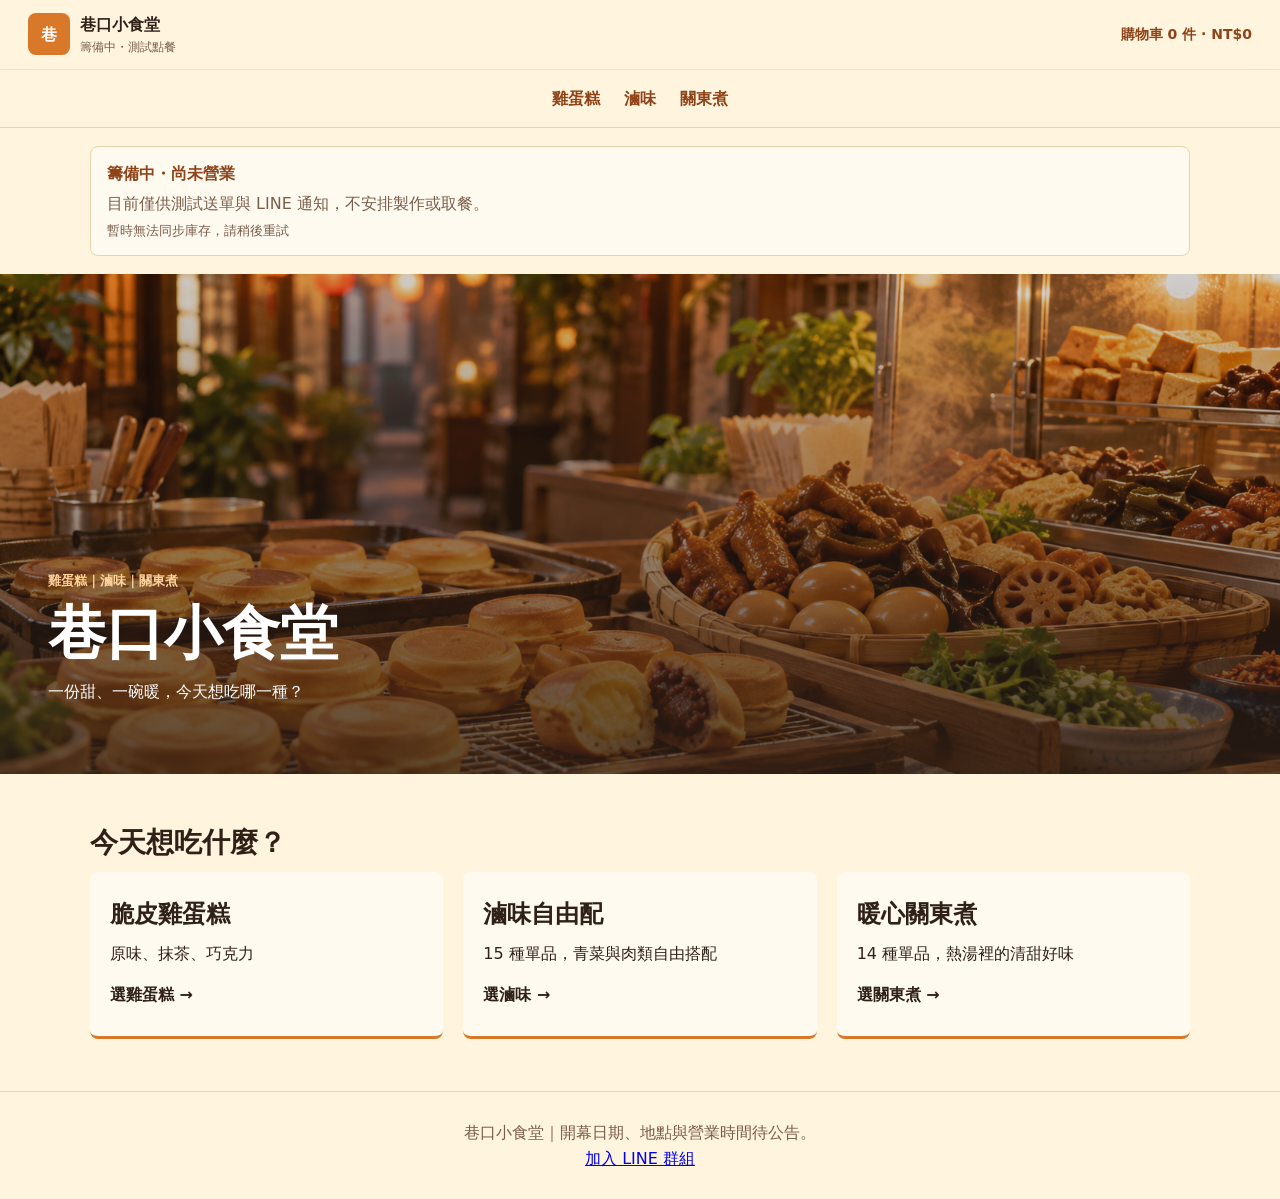
<file: index.html>
<!doctype html>
<html lang="zh-Hant"><head><meta charset="utf-8"><meta name="viewport" content="width=device-width, initial-scale=1"><title>購物車｜巷口小食堂</title><link rel="stylesheet" href="styles.css"></head><body data-category="">
<header class="topbar"><a class="brand" href="index.html"><span class="brand-mark">巷</span><span><strong>巷口小食堂</strong><small>籌備中・測試點餐</small></span></a><a class="cart-link" href="cart.html" data-cart-summary>購物車 0 件 · NT$0</a></header>
<nav class="category-nav" aria-label="餐點分類"><a href="cake.html" >雞蛋糕</a><a href="luwei.html" >滷味</a><a href="oden.html" >關東煮</a></nav>
<div class="notice"><strong>籌備中・尚未營業</strong><span>目前僅供測試送單與 LINE 通知，不安排製作或取餐。</span></div><main><section class="hero"><img src="assets/hero-snacks.png" alt="雞蛋糕與滷味餐點示意"><div class="hero-copy"><p class="eyebrow">雞蛋糕｜滷味｜關東煮</p><h1>巷口小食堂</h1><p>一份甜、一碗暖，今天想吃哪一種？</p></div></section><section class="section"><h2>今天想吃什麼？</h2><div class="category-choices"><a class="category-choice" href="cake.html"><h2>脆皮雞蛋糕</h2><p>原味、抹茶、巧克力</p><strong>選雞蛋糕 →</strong></a><a class="category-choice" href="luwei.html"><h2>滷味自由配</h2><p>15 種單品，青菜與肉類自由搭配</p><strong>選滷味 →</strong></a><a class="category-choice" href="oden.html"><h2>暖心關東煮</h2><p>14 種單品，熱湯裡的清甜好味</p><strong>選關東煮 →</strong></a></div></section></main><footer class="site-footer">巷口小食堂｜開幕日期、地點與營業時間待公告。<br><a href="https://line.me/ti/g/hE2gRwhzK9" target="_blank" rel="noopener">加入 LINE 群組</a></footer><div class="toast" id="toast" role="status"></div><script src="config.js"></script><script src="menu.js"></script><script src="app.js"></script></body></html>
</file>
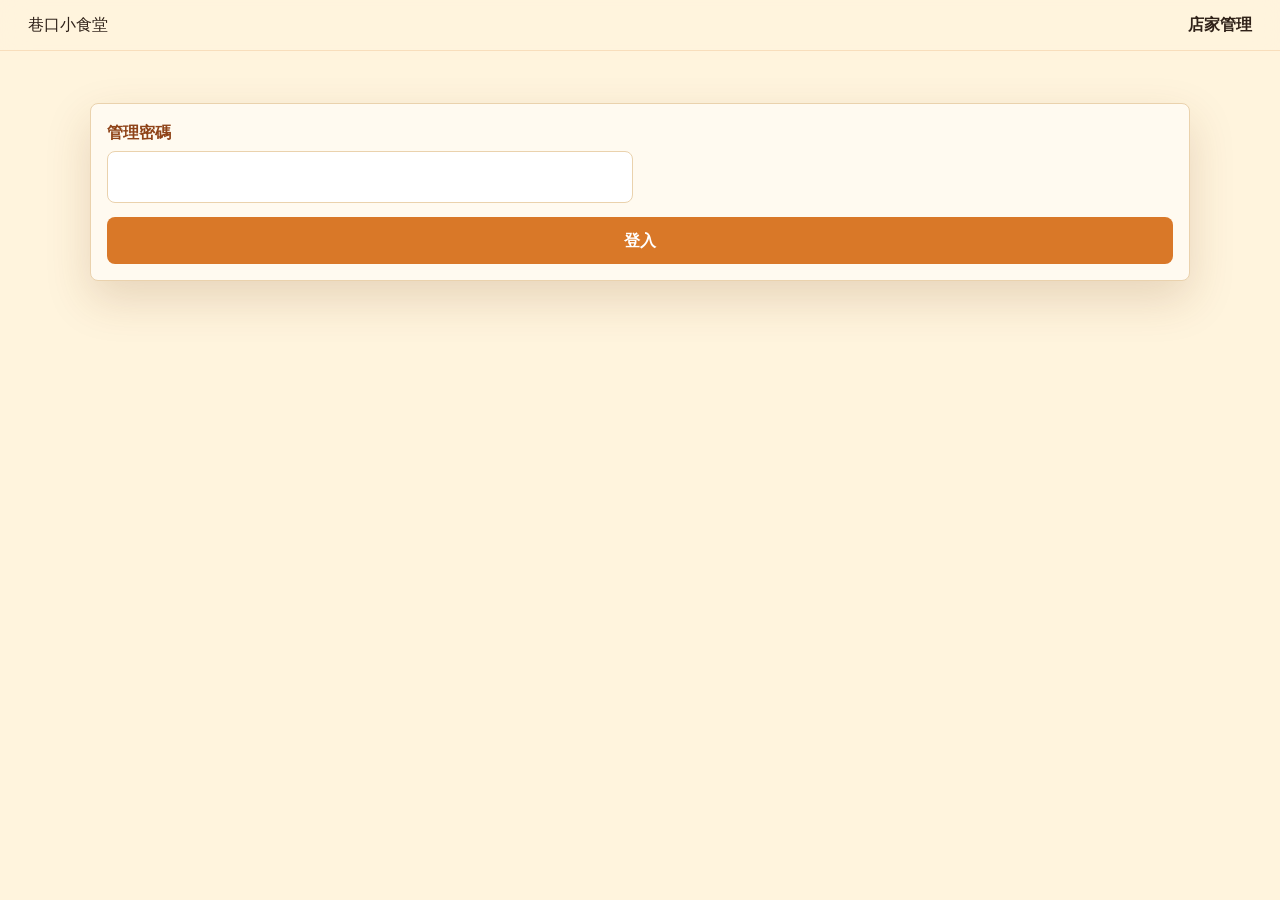
<file: admin.html>
<!doctype html>
<html lang="zh-Hant"><head><meta charset="utf-8"><meta name="viewport" content="width=device-width,initial-scale=1"><meta name="robots" content="noindex"><title>店家管理｜巷口小食堂</title><link rel="stylesheet" href="styles.css"></head>
<body><header class="topbar"><a class="brand" href="index.html">巷口小食堂</a><strong>店家管理</strong><button id="logout" hidden>登出</button></header>
<main class="section">
<form id="loginForm" class="pickup-form"><label>管理密碼<input type="password" name="password" autocomplete="current-password" required></label><button class="submit-btn">登入</button></form>
<p id="status" role="status"></p>
<section id="management" hidden><h1 class="page-title">餐點供應與庫存</h1>
<div class="hero-actions"><label>分類<select id="category"><option value="">全部</option><option value="cake">雞蛋糕</option><option value="luwei">滷味</option><option value="oden">關東煮</option></select></label><button class="stock-btn secondary" id="refresh">重新整理</button></div>
<div class="menu-grid" id="products"></div>
<h2>最近訂單</h2><div id="orders"></div></section></main>
<script src="config.js"></script><script src="admin.js"></script></body></html>
</file>
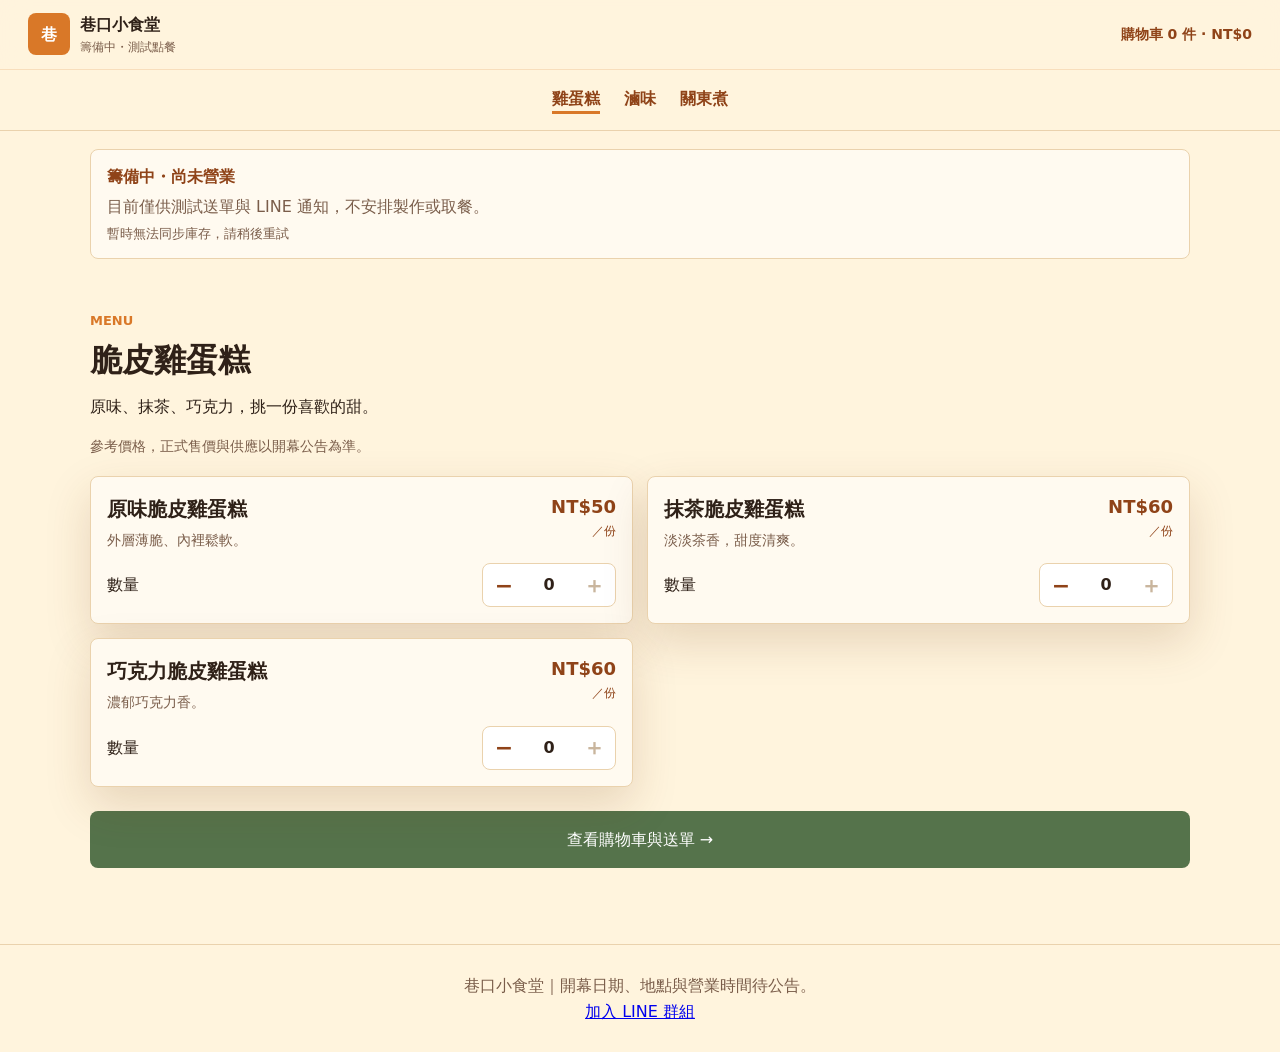
<file: cake.html>
<!doctype html>
<html lang="zh-Hant"><head><meta charset="utf-8"><meta name="viewport" content="width=device-width, initial-scale=1"><title>脆皮雞蛋糕｜巷口小食堂</title><link rel="stylesheet" href="styles.css"></head><body data-category="cake">
<header class="topbar"><a class="brand" href="index.html"><span class="brand-mark">巷</span><span><strong>巷口小食堂</strong><small>籌備中・測試點餐</small></span></a><a class="cart-link" href="cart.html" data-cart-summary>購物車 0 件 · NT$0</a></header>
<nav class="category-nav" aria-label="餐點分類"><a href="cake.html" aria-current="page">雞蛋糕</a><a href="luwei.html" >滷味</a><a href="oden.html" >關東煮</a></nav>
<div class="notice"><strong>籌備中・尚未營業</strong><span>目前僅供測試送單與 LINE 通知，不安排製作或取餐。</span></div><main class="section"><div class="section-heading"><p class="eyebrow">Menu</p><h1 class="page-title">脆皮雞蛋糕</h1><p>原味、抹茶、巧克力，挑一份喜歡的甜。</p><p class="form-note">參考價格，正式售價與供應以開幕公告為準。</p></div><div id="menuGrid" class="menu-grid"></div><a class="checkout-link" href="cart.html">查看購物車與送單 →</a></main><footer class="site-footer">巷口小食堂｜開幕日期、地點與營業時間待公告。<br><a href="https://line.me/ti/g/hE2gRwhzK9" target="_blank" rel="noopener">加入 LINE 群組</a></footer><div class="toast" id="toast" role="status"></div><script src="config.js"></script><script src="menu.js"></script><script src="app.js"></script></body></html>
</file>
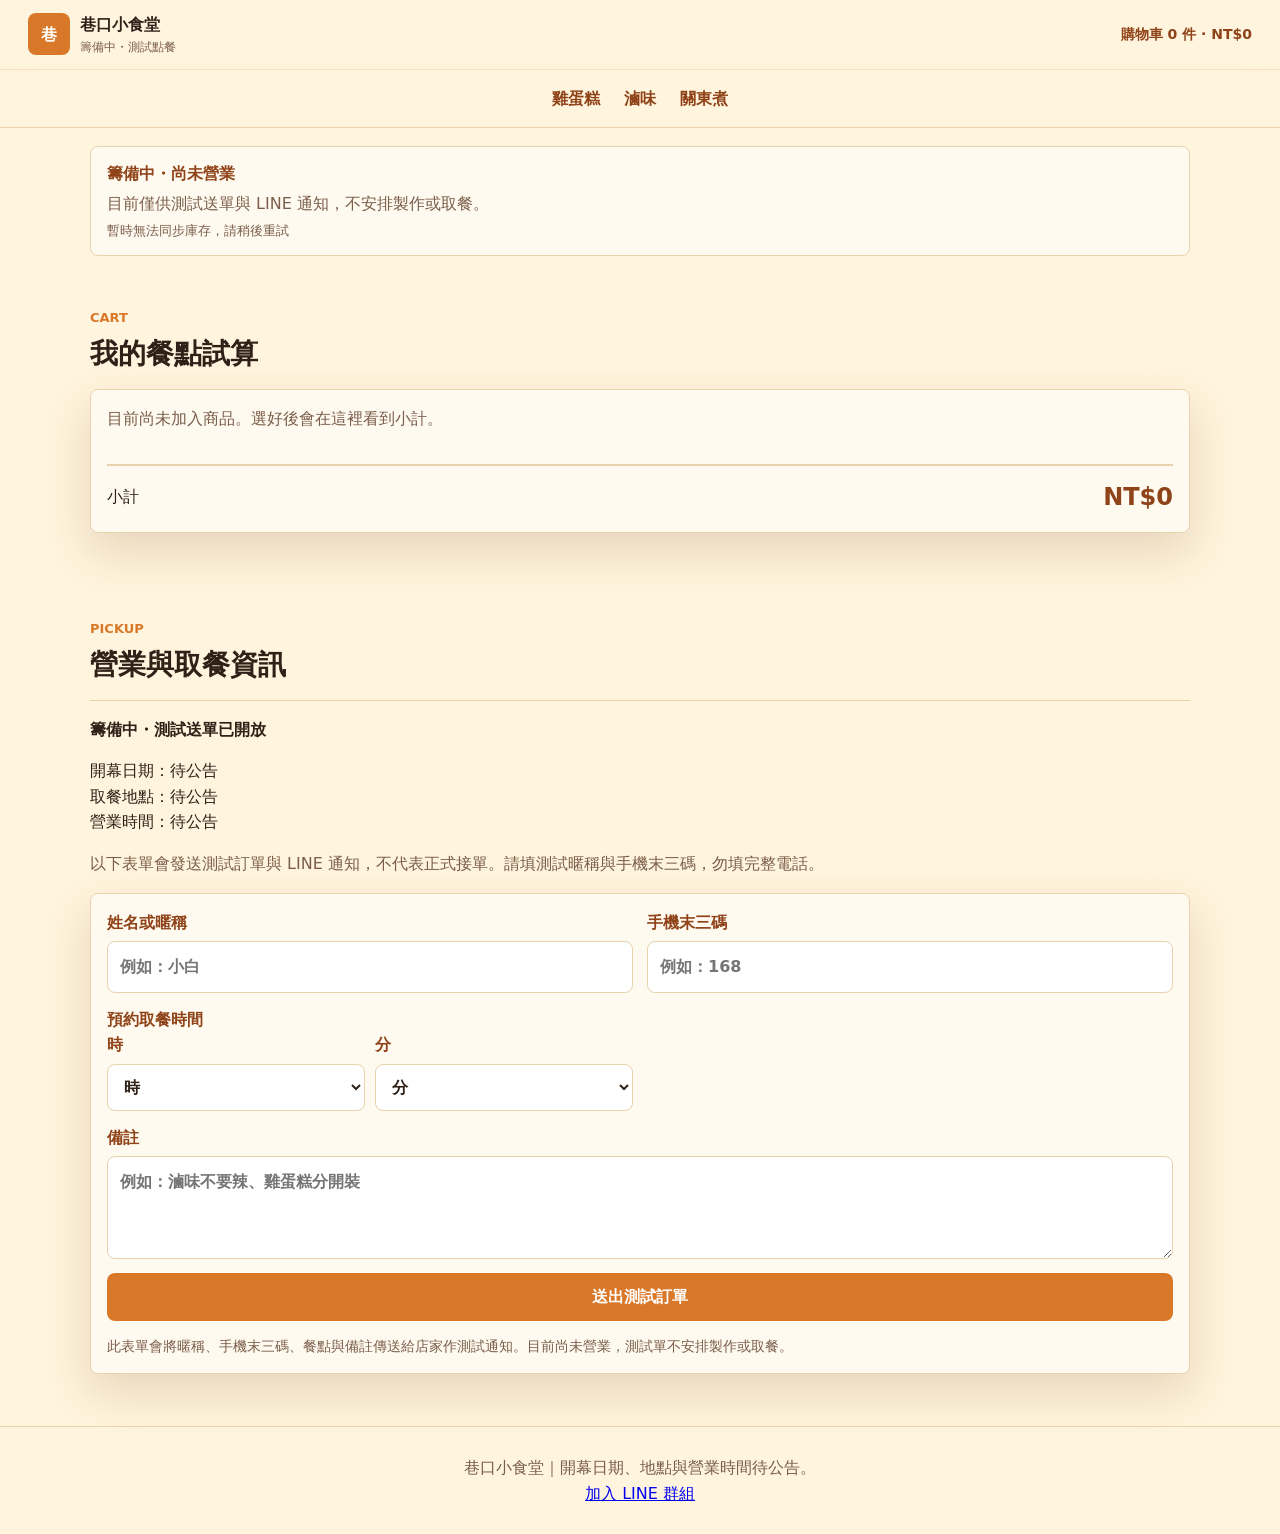
<file: cart.html>
<!doctype html>
<html lang="zh-Hant"><head><meta charset="utf-8"><meta name="viewport" content="width=device-width, initial-scale=1"><title>購物車｜巷口小食堂</title><link rel="stylesheet" href="styles.css"></head><body data-category="">
<header class="topbar"><a class="brand" href="index.html"><span class="brand-mark">巷</span><span><strong>巷口小食堂</strong><small>籌備中・測試點餐</small></span></a><a class="cart-link" href="cart.html" data-cart-summary>購物車 0 件 · NT$0</a></header>
<nav class="category-nav" aria-label="餐點分類"><a href="cake.html" >雞蛋糕</a><a href="luwei.html" >滷味</a><a href="oden.html" >關東煮</a></nav>
<div class="notice"><strong>籌備中・尚未營業</strong><span>目前僅供測試送單與 LINE 通知，不安排製作或取餐。</span></div><main>    <section class="section cart-section" id="cart">
      <div class="section-heading">
        <p class="eyebrow">Cart</p>
        <h2>我的餐點試算</h2>
      </div>
      <div class="cart-panel">
        <div id="cartItems" class="cart-items"></div>
        <div class="cart-summary">
          <span>小計</span>
          <strong id="cartTotal">NT$0</strong>
        </div>
      </div>
    </section>

    <section class="section pickup-section" id="pickup">
      <div class="section-heading">
        <p class="eyebrow">Pickup</p>
        <h2>營業與取餐資訊</h2>
      </div>
      <div class="opening-info">
        <p><strong>籌備中・測試送單已開放</strong></p>
        <p>開幕日期：待公告<br>取餐地點：待公告<br>營業時間：待公告</p>
        <p>以下表單會發送測試訂單與 LINE 通知，不代表正式接單。請填測試暱稱與手機末三碼，勿填完整電話。</p>
      </div>
      <form class="pickup-form" id="pickupForm">
        <label>
          姓名或暱稱
          <input name="name" type="text" placeholder="例如：小白" required>
        </label>
        <label>
          手機末三碼
          <input name="phone" type="text" inputmode="numeric" maxlength="3" placeholder="例如：168" required>
        </label>
        <fieldset class="time-field">
          <legend>預約取餐時間</legend>
          <div class="time-selects">
            <label>
              時
              <select name="pickupHour" id="pickupHour" required></select>
            </label>
            <label>
              分
              <select name="pickupMinute" id="pickupMinute" required></select>
            </label>
          </div>
        </fieldset>
        <label>
          備註
          <textarea name="note" rows="3" placeholder="例如：滷味不要辣、雞蛋糕分開裝"></textarea>
        </label>
        <button class="submit-btn" type="submit">送出測試訂單</button>
        <p class="form-note" id="formNote">此表單會將暱稱、手機末三碼、餐點與備註傳送給店家作測試通知。目前尚未營業，測試單不安排製作或取餐。</p>
      </form>
    </section>

</main><footer class="site-footer">巷口小食堂｜開幕日期、地點與營業時間待公告。<br><a href="https://line.me/ti/g/hE2gRwhzK9" target="_blank" rel="noopener">加入 LINE 群組</a></footer><div class="toast" id="toast" role="status"></div><script src="config.js"></script><script src="menu.js"></script><script src="app.js"></script></body></html>
</file>
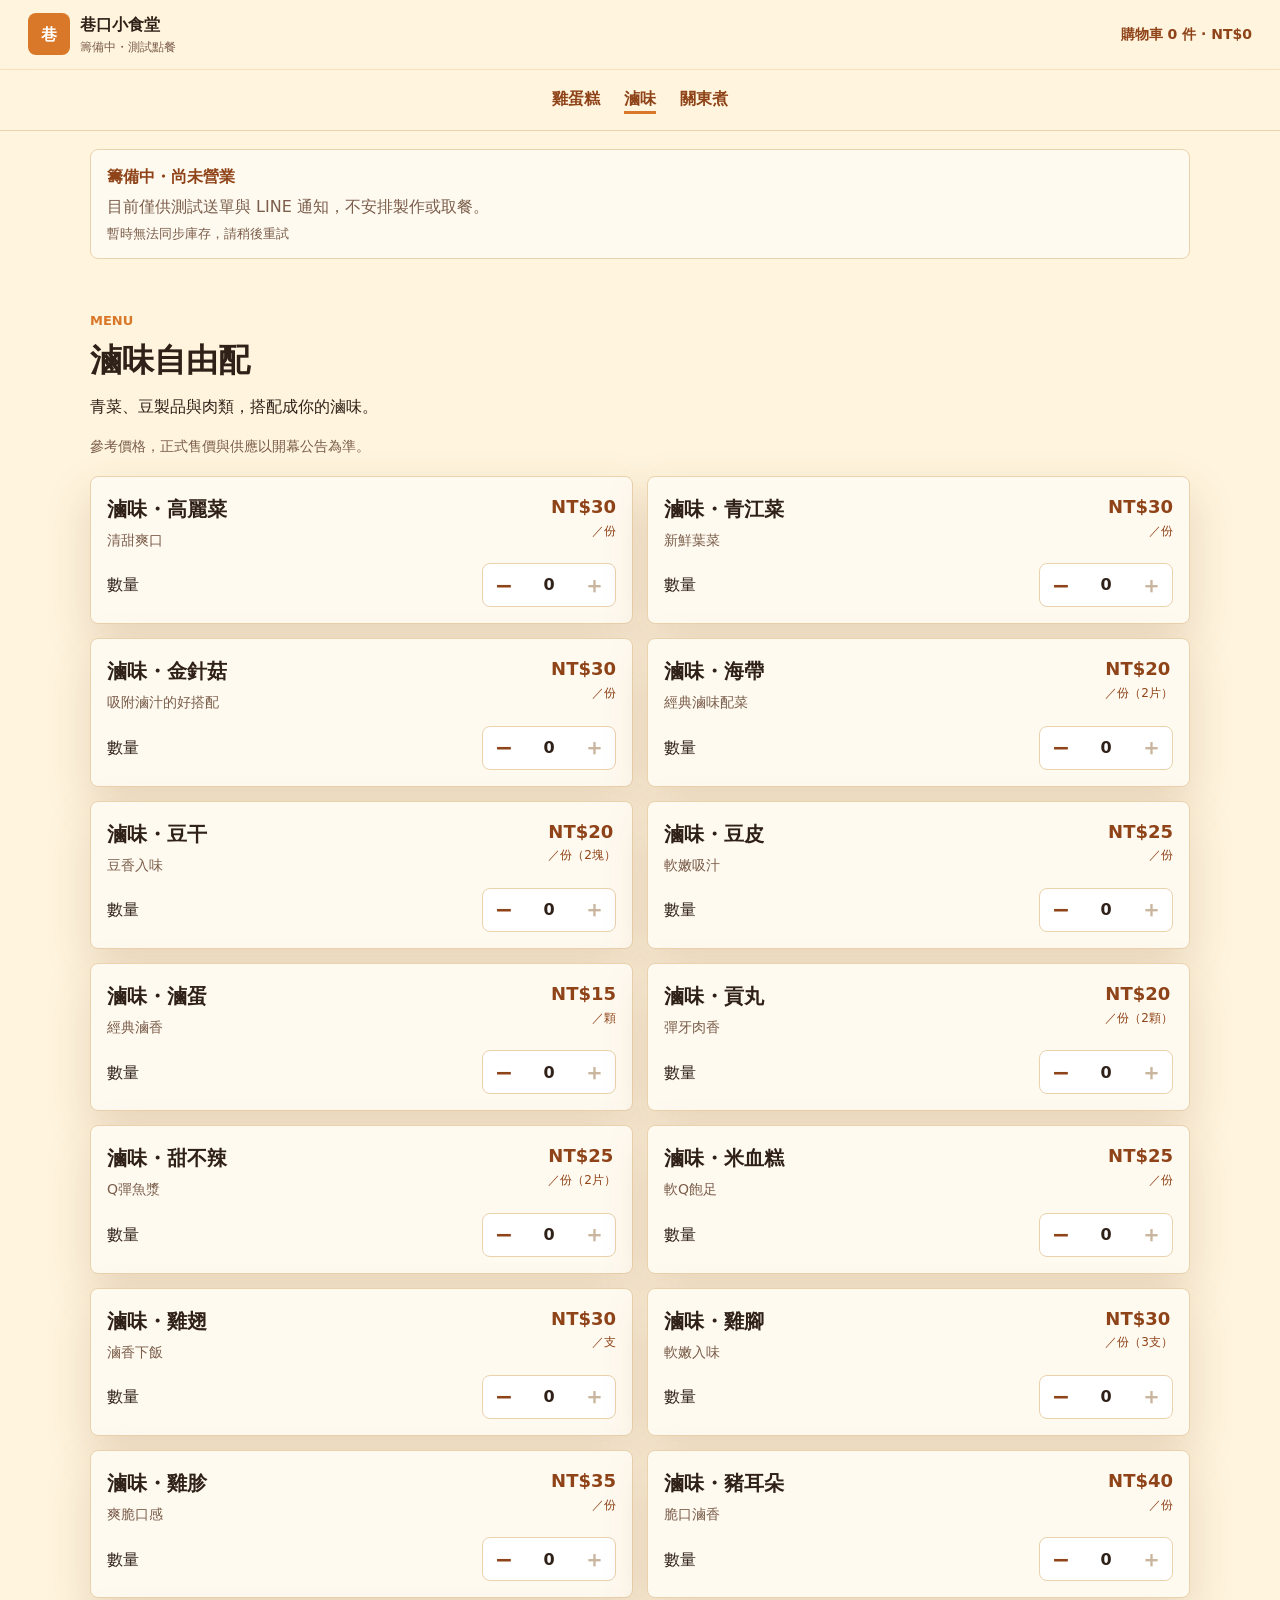
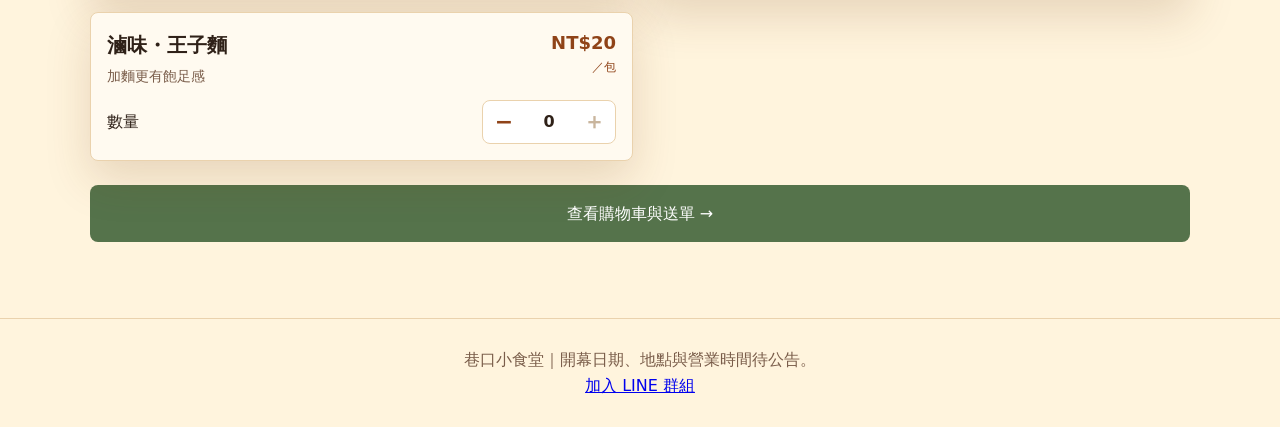
<file: luwei.html>
<!doctype html>
<html lang="zh-Hant"><head><meta charset="utf-8"><meta name="viewport" content="width=device-width, initial-scale=1"><title>滷味自由配｜巷口小食堂</title><link rel="stylesheet" href="styles.css"></head><body data-category="luwei">
<header class="topbar"><a class="brand" href="index.html"><span class="brand-mark">巷</span><span><strong>巷口小食堂</strong><small>籌備中・測試點餐</small></span></a><a class="cart-link" href="cart.html" data-cart-summary>購物車 0 件 · NT$0</a></header>
<nav class="category-nav" aria-label="餐點分類"><a href="cake.html" >雞蛋糕</a><a href="luwei.html" aria-current="page">滷味</a><a href="oden.html" >關東煮</a></nav>
<div class="notice"><strong>籌備中・尚未營業</strong><span>目前僅供測試送單與 LINE 通知，不安排製作或取餐。</span></div><main class="section"><div class="section-heading"><p class="eyebrow">Menu</p><h1 class="page-title">滷味自由配</h1><p>青菜、豆製品與肉類，搭配成你的滷味。</p><p class="form-note">參考價格，正式售價與供應以開幕公告為準。</p></div><div id="menuGrid" class="menu-grid"></div><a class="checkout-link" href="cart.html">查看購物車與送單 →</a></main><footer class="site-footer">巷口小食堂｜開幕日期、地點與營業時間待公告。<br><a href="https://line.me/ti/g/hE2gRwhzK9" target="_blank" rel="noopener">加入 LINE 群組</a></footer><div class="toast" id="toast" role="status"></div><script src="config.js"></script><script src="menu.js"></script><script src="app.js"></script></body></html>
</file>
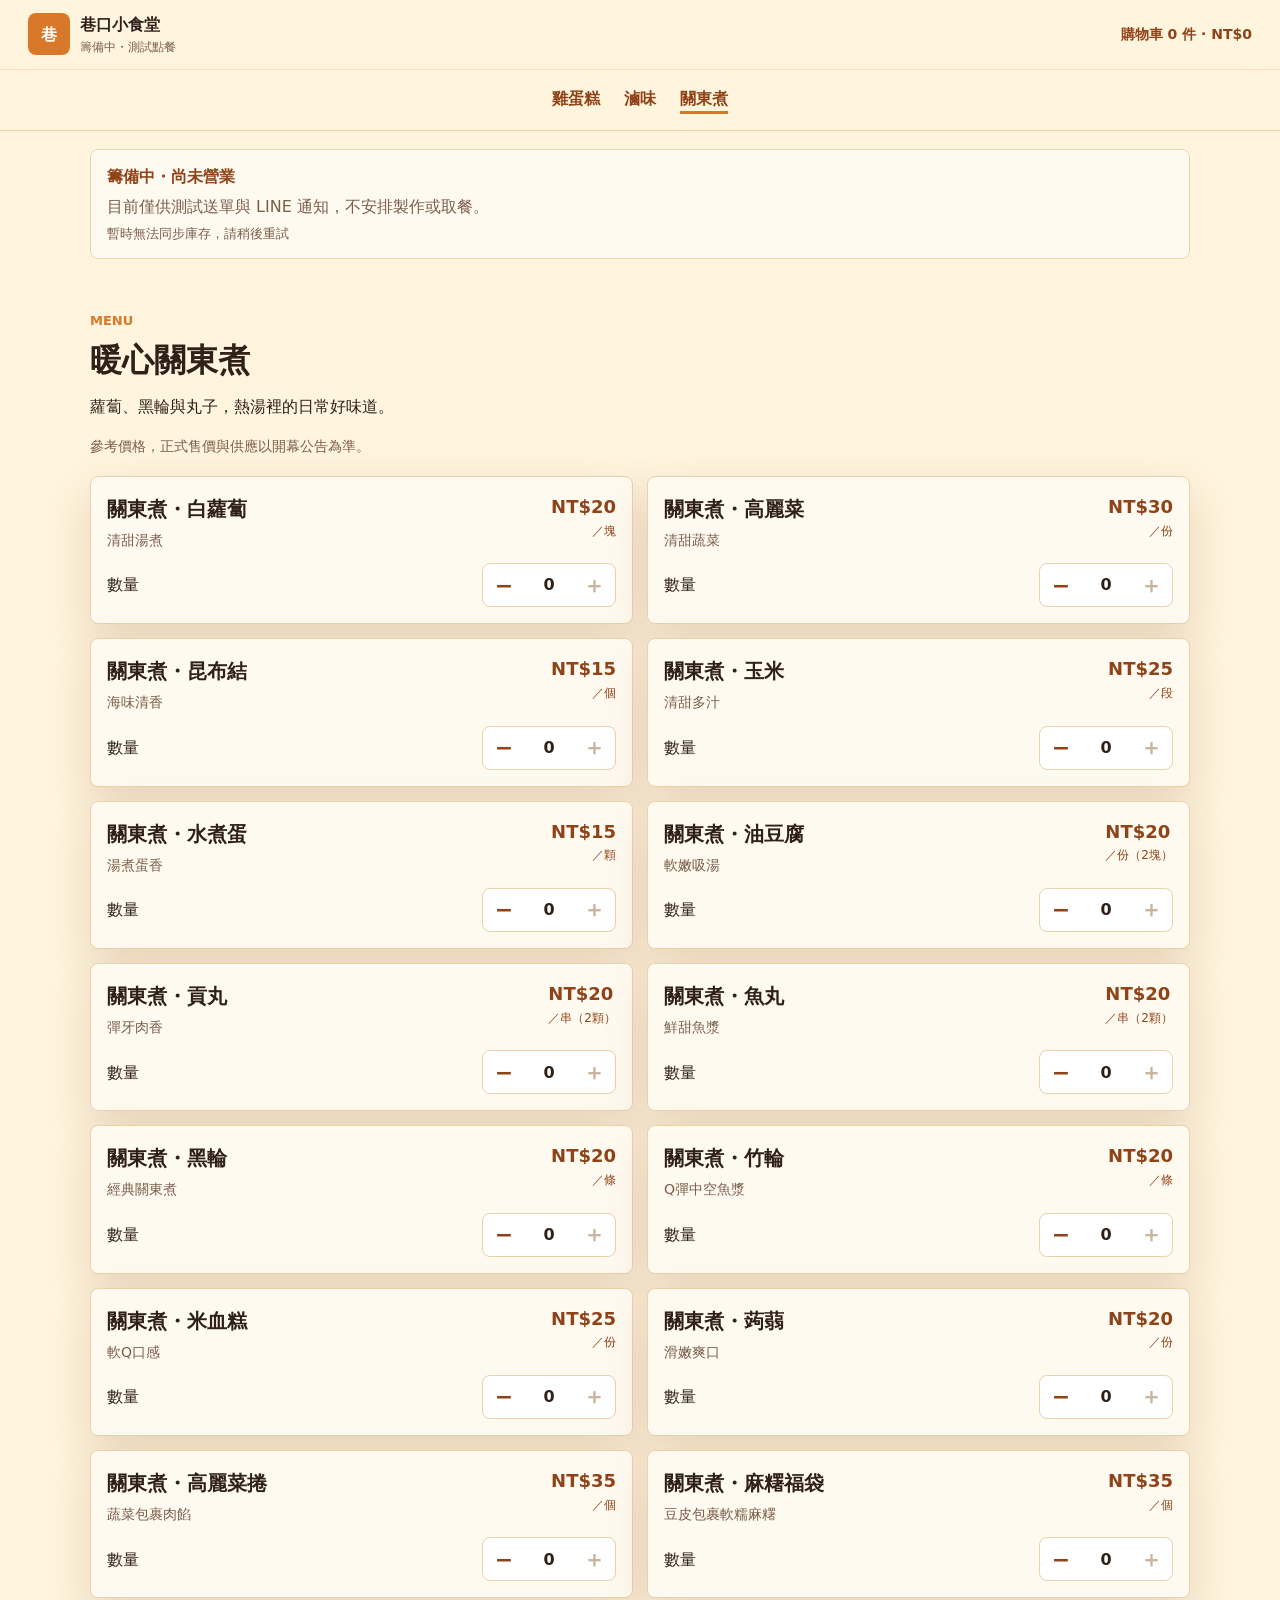
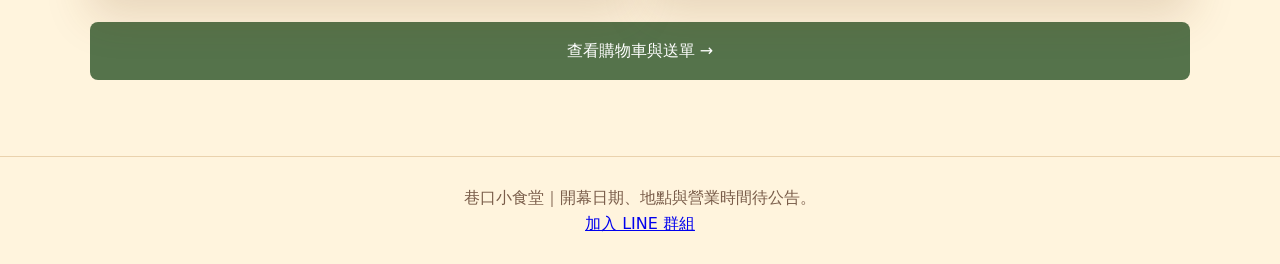
<file: oden.html>
<!doctype html>
<html lang="zh-Hant"><head><meta charset="utf-8"><meta name="viewport" content="width=device-width, initial-scale=1"><title>暖心關東煮｜巷口小食堂</title><link rel="stylesheet" href="styles.css"></head><body data-category="oden">
<header class="topbar"><a class="brand" href="index.html"><span class="brand-mark">巷</span><span><strong>巷口小食堂</strong><small>籌備中・測試點餐</small></span></a><a class="cart-link" href="cart.html" data-cart-summary>購物車 0 件 · NT$0</a></header>
<nav class="category-nav" aria-label="餐點分類"><a href="cake.html" >雞蛋糕</a><a href="luwei.html" >滷味</a><a href="oden.html" aria-current="page">關東煮</a></nav>
<div class="notice"><strong>籌備中・尚未營業</strong><span>目前僅供測試送單與 LINE 通知，不安排製作或取餐。</span></div><main class="section"><div class="section-heading"><p class="eyebrow">Menu</p><h1 class="page-title">暖心關東煮</h1><p>蘿蔔、黑輪與丸子，熱湯裡的日常好味道。</p><p class="form-note">參考價格，正式售價與供應以開幕公告為準。</p></div><div id="menuGrid" class="menu-grid"></div><a class="checkout-link" href="cart.html">查看購物車與送單 →</a></main><footer class="site-footer">巷口小食堂｜開幕日期、地點與營業時間待公告。<br><a href="https://line.me/ti/g/hE2gRwhzK9" target="_blank" rel="noopener">加入 LINE 群組</a></footer><div class="toast" id="toast" role="status"></div><script src="config.js"></script><script src="menu.js"></script><script src="app.js"></script></body></html>
</file>
<file: styles.css>
:root {
  --cream: #fff4dd;
  --cream-2: #ffe7bd;
  --caramel: #d97828;
  --caramel-dark: #8f4318;
  --ink: #2f2118;
  --muted: #7a5d4a;
  --line: #ead2ad;
  --green: #55734b;
  --white: #fffaf0;
  --shadow: 0 18px 45px rgba(111, 57, 18, 0.17);
}

* {
  box-sizing: border-box;
}

[hidden] { display: none !important; }
.inventory-status { margin:0; font-size:13px; color:var(--muted); }
.switch-label { display:flex; align-items:center; gap:10px; }
.switch-label input { width:22px; height:22px; }
.inventory-form h3, .inventory-form p { margin:0; }
#products { margin:24px 0 40px; }
#orders { display:grid; gap:16px; }
.category-nav { display:flex; justify-content:center; gap:24px; padding:16px; border-bottom:1px solid var(--line); }
.category-nav a, .cart-link { color:var(--caramel-dark); text-decoration:none; font-weight:700; }
.category-nav a[aria-current] { border-bottom:3px solid var(--caramel); }
.cart-link { font-size:14px; text-align:right; }
.page-title { font-size:32px; line-height:1.3; }
.checkout-link { display:block; margin:24px 0; padding:16px; text-align:center; background:var(--green); color:white; text-decoration:none; border-radius:8px; }
.cart-row { flex-wrap:wrap; }
.category-choices { display:grid; grid-template-columns:repeat(3,minmax(0,1fr)); gap:20px; }
.category-choice { padding:28px 20px; border-bottom:3px solid var(--caramel); color:var(--ink); text-decoration:none; background:var(--white); border-radius:8px; }
.category-choice h2 { font-size:24px; }
@media(max-width:600px) { .category-choices { grid-template-columns:1fr; } .topbar { flex-wrap:wrap; } }
.opening-info { padding: 16px 0; border-top: 1px solid var(--line); }
.opening-info p:last-child { margin-bottom: 0; color: var(--muted); }
.site-footer { padding: 28px 16px; text-align: center; border-top: 1px solid var(--line); color: var(--muted); }
.hero { min-height: 440px; }
@media (min-width: 760px) { .hero { min-height: 500px !important; } }

html {
  scroll-behavior: smooth;
}

body {
  margin: 0;
  background: var(--cream);
  color: var(--ink);
  font-family: "Noto Sans TC", "Microsoft JhengHei", system-ui, sans-serif;
  line-height: 1.6;
}

button,
input,
select,
textarea {
  font: inherit;
}

.topbar {
  position: sticky;
  top: 0;
  z-index: 10;
  display: flex;
  align-items: center;
  justify-content: space-between;
  gap: 12px;
  padding: 12px 16px;
  background: rgba(255, 244, 221, 0.92);
  border-bottom: 1px solid rgba(217, 120, 40, 0.18);
  backdrop-filter: blur(14px);
}

.brand {
  display: flex;
  align-items: center;
  gap: 10px;
  color: var(--ink);
  text-decoration: none;
}

.brand-mark {
  display: grid;
  width: 42px;
  height: 42px;
  place-items: center;
  border-radius: 8px;
  background: var(--caramel);
  color: white;
  font-weight: 900;
}

.brand strong,
.brand small {
  display: block;
}

.brand small {
  color: var(--muted);
  font-size: 12px;
}

.nav {
  display: flex;
  gap: 4px;
}

.nav a {
  padding: 8px;
  color: var(--caramel-dark);
  font-size: 14px;
  font-weight: 700;
  text-decoration: none;
}

.hero {
  position: relative;
  min-height: 560px;
  display: flex;
  align-items: end;
  overflow: hidden;
  background: #3d2416;
}

.hero img {
  position: absolute;
  inset: 0;
  width: 100%;
  height: 100%;
  object-fit: cover;
}

.hero::after {
  content: "";
  position: absolute;
  inset: 0;
  background: linear-gradient(180deg, rgba(47, 33, 24, 0.18), rgba(47, 33, 24, 0.78));
}

.hero-copy {
  position: relative;
  z-index: 1;
  width: min(760px, 100%);
  padding: 84px 20px 28px;
  color: white;
}

.eyebrow {
  margin: 0 0 8px;
  color: var(--caramel);
  font-size: 13px;
  font-weight: 900;
  letter-spacing: 0;
  text-transform: uppercase;
}

.hero .eyebrow {
  color: #ffd39c;
}

h1,
h2,
p {
  margin-top: 0;
}

h1 {
  margin-bottom: 12px;
  font-size: 40px;
  line-height: 1.15;
}

h2 {
  margin-bottom: 12px;
  font-size: 28px;
  line-height: 1.2;
}

.hero-copy p {
  max-width: 620px;
}

.hero-actions,
.tabs,
.quantity,
.cart-row,
.cart-summary,
.line-section {
  display: flex;
  align-items: center;
}

.hero-actions {
  flex-wrap: wrap;
  gap: 10px;
  margin-top: 22px;
}

.primary-link,
.ghost-link,
.submit-btn,
.line-btn,
.stock-btn {
  min-height: 46px;
  border-radius: 8px;
  padding: 11px 16px;
  font-weight: 900;
  text-decoration: none;
  cursor: pointer;
}

.primary-link,
.submit-btn,
.stock-btn {
  border: 0;
  background: var(--caramel);
  color: white;
}

.stock-btn.secondary {
  background: var(--green);
}

.ghost-link,
.line-btn {
  border: 1px solid rgba(255, 255, 255, 0.7);
  background: rgba(255, 255, 255, 0.16);
  color: white;
}

.notice,
.section {
  width: min(1100px, calc(100% - 32px));
  margin: 18px auto;
}

.notice {
  display: grid;
  gap: 4px;
  padding: 14px 16px;
  border: 1px solid var(--line);
  border-radius: 8px;
  background: var(--white);
  color: var(--muted);
}

.notice strong {
  color: var(--caramel-dark);
}

.section {
  padding: 34px 0;
}

.section-heading {
  margin-bottom: 18px;
}

.tabs {
  gap: 8px;
  margin-bottom: 18px;
  overflow-x: auto;
}

.tab {
  border: 1px solid var(--line);
  border-radius: 999px;
  background: var(--white);
  color: var(--caramel-dark);
  padding: 9px 14px;
  font-weight: 800;
  white-space: nowrap;
}

.tab.active {
  background: var(--caramel-dark);
  color: white;
}

.menu-grid {
  display: grid;
  gap: 14px;
}

.item-card,
.cart-panel,
.pickup-form,
.about-copy,
.line-section,
.admin-stock-card,
.order-card {
  border: 1px solid var(--line);
  border-radius: 8px;
  background: var(--white);
  box-shadow: var(--shadow);
}

.item-card {
  display: grid;
  gap: 12px;
  padding: 16px;
}

.item-card.sold-out {
  opacity: 0.62;
}

.stock-form {
  display: grid;
  gap: 12px;
}

.stock-badge {
  display: inline-flex;
  align-items: center;
  min-height: 30px;
  width: fit-content;
  border-radius: 999px;
  background: var(--cream-2);
  color: var(--caramel-dark);
  padding: 4px 10px;
  font-size: 13px;
  font-weight: 900;
}

.stock-badge.empty {
  background: #4d3020;
  color: white;
}

.item-top {
  display: flex;
  align-items: start;
  justify-content: space-between;
  gap: 14px;
}

.item-name {
  margin: 0;
  font-size: 20px;
}

.item-desc {
  margin: 4px 0 0;
  color: var(--muted);
  font-size: 14px;
}

.price {
  color: var(--caramel-dark);
  font-size: 18px;
  font-weight: 900;
  white-space: nowrap;
}

.price small {
  display: block;
  font-size: 12px;
  font-weight: 400;
  white-space: normal;
  text-align: right;
}

.item-top > div { min-width: 0; }
.item-name { overflow-wrap: anywhere; }

.quantity {
  justify-content: space-between;
  gap: 12px;
}

.stepper {
  display: grid;
  grid-template-columns: 42px 48px 42px;
  align-items: center;
  overflow: hidden;
  border: 1px solid var(--line);
  border-radius: 8px;
  background: white;
}

.stepper button {
  width: 42px;
  height: 42px;
  border: 0;
  background: transparent;
  color: var(--caramel-dark);
  font-size: 22px;
  font-weight: 900;
  cursor: pointer;
}

.stepper button:disabled {
  color: #c9b59d;
  cursor: not-allowed;
}

.stepper span {
  text-align: center;
  font-weight: 900;
}

.cart-panel,
.pickup-form,
.about-copy,
.line-section {
  padding: 16px;
}

.cart-items {
  display: grid;
  gap: 10px;
  min-height: 44px;
}

.cart-empty {
  color: var(--muted);
}

.cart-row,
.cart-summary {
  justify-content: space-between;
  gap: 12px;
}

.cart-row {
  padding-bottom: 10px;
  border-bottom: 1px dashed var(--line);
}

.cart-row small {
  display: block;
  color: var(--muted);
}

.cart-summary {
  margin-top: 14px;
  padding-top: 12px;
  border-top: 2px solid var(--line);
}

.cart-summary strong {
  color: var(--caramel-dark);
  font-size: 24px;
}

.pickup-form {
  display: grid;
  gap: 14px;
}

label {
  display: grid;
  gap: 6px;
  color: var(--caramel-dark);
  font-weight: 900;
}

.time-field {
  display: grid;
  gap: 8px;
  min-width: 0;
  margin: 0;
  border: 0;
  padding: 0;
}

.time-field legend {
  color: var(--caramel-dark);
  font-weight: 900;
  padding: 0;
}

.time-selects {
  display: grid;
  grid-template-columns: 1fr 1fr;
  gap: 10px;
}

input,
select,
textarea {
  width: 100%;
  border: 1px solid var(--line);
  border-radius: 8px;
  background: white;
  color: var(--ink);
  padding: 12px;
}

textarea {
  resize: vertical;
}

.form-note {
  margin: 0;
  color: var(--muted);
  font-size: 14px;
}

.about-copy p:last-child,
.line-section p:last-child {
  margin-bottom: 0;
}

.line-section {
  align-items: stretch;
  justify-content: space-between;
  gap: 18px;
}

.line-btn {
  align-self: center;
  border-color: var(--green);
  background: var(--green);
  white-space: nowrap;
}

.toast {
  position: fixed;
  right: 16px;
  bottom: 16px;
  z-index: 20;
  max-width: min(420px, calc(100% - 32px));
  transform: translateY(20px);
  opacity: 0;
  pointer-events: none;
  border-radius: 8px;
  background: var(--ink);
  color: white;
  padding: 12px 14px;
  box-shadow: var(--shadow);
  transition: opacity 180ms ease, transform 180ms ease;
}

.toast.show {
  transform: translateY(0);
  opacity: 1;
}

.admin-main {
  width: min(760px, calc(100% - 32px));
  margin: 0 auto;
}

.admin-page h1 {
  color: var(--ink);
  font-size: 40px;
}

.admin-stock-card {
  display: grid;
  gap: 18px;
  padding: 18px;
}

.admin-order-actions {
  display: flex;
  justify-content: flex-end;
  margin-bottom: 14px;
}

.order-inbox {
  display: grid;
  gap: 14px;
}

.order-card {
  display: grid;
  gap: 12px;
  padding: 16px;
}

.order-card header,
.order-total {
  display: flex;
  align-items: center;
  justify-content: space-between;
  gap: 12px;
}

.order-card h3 {
  margin: 0;
}

.order-meta {
  display: grid;
  gap: 4px;
  color: var(--muted);
  font-size: 14px;
}

.order-lines {
  display: grid;
  gap: 8px;
  border-top: 1px dashed var(--line);
  border-bottom: 1px dashed var(--line);
  padding: 12px 0;
}

.order-line {
  display: flex;
  justify-content: space-between;
  gap: 12px;
}

.order-total strong {
  color: var(--caramel-dark);
  font-size: 22px;
}

.order-note {
  margin: 0;
  color: var(--muted);
}

.start-main {
  min-height: 100vh;
  display: grid;
  place-items: center;
  padding: 24px 16px;
}

.start-panel {
  width: min(720px, 100%);
  border: 1px solid var(--line);
  border-radius: 8px;
  background: var(--white);
  padding: 24px;
  box-shadow: var(--shadow);
}

.start-actions {
  display: flex;
  flex-wrap: wrap;
  gap: 10px;
  margin: 22px 0;
}

.admin-link {
  min-height: 46px;
  border-radius: 8px;
  background: var(--green);
  color: white;
  padding: 11px 16px;
  font-weight: 900;
  text-decoration: none;
}

.start-notes {
  border-top: 1px solid var(--line);
  padding-top: 16px;
  color: var(--muted);
}

.start-notes strong {
  color: var(--caramel-dark);
}

@media (min-width: 760px) {
  .topbar {
    padding-inline: 28px;
  }

  .hero {
    min-height: 620px;
  }

  .hero-copy {
    padding: 120px 48px 54px;
  }

  h1 {
    font-size: 58px;
  }

  .menu-grid {
    grid-template-columns: repeat(2, minmax(0, 1fr));
  }

  .pickup-form {
    grid-template-columns: repeat(2, minmax(0, 1fr));
  }


  .pickup-form label:nth-child(4),
  .pickup-form .submit-btn,
  .pickup-form .form-note {
    grid-column: 1 / -1;
  }
}

@media (max-width: 520px) {
  .nav a {
    font-size: 13px;
    padding-inline: 5px;
  }

  h1 {
    font-size: 34px;
  }

  .line-section {
    display: grid;
  }

  .line-btn {
    width: 100%;
  }
}
</file>
